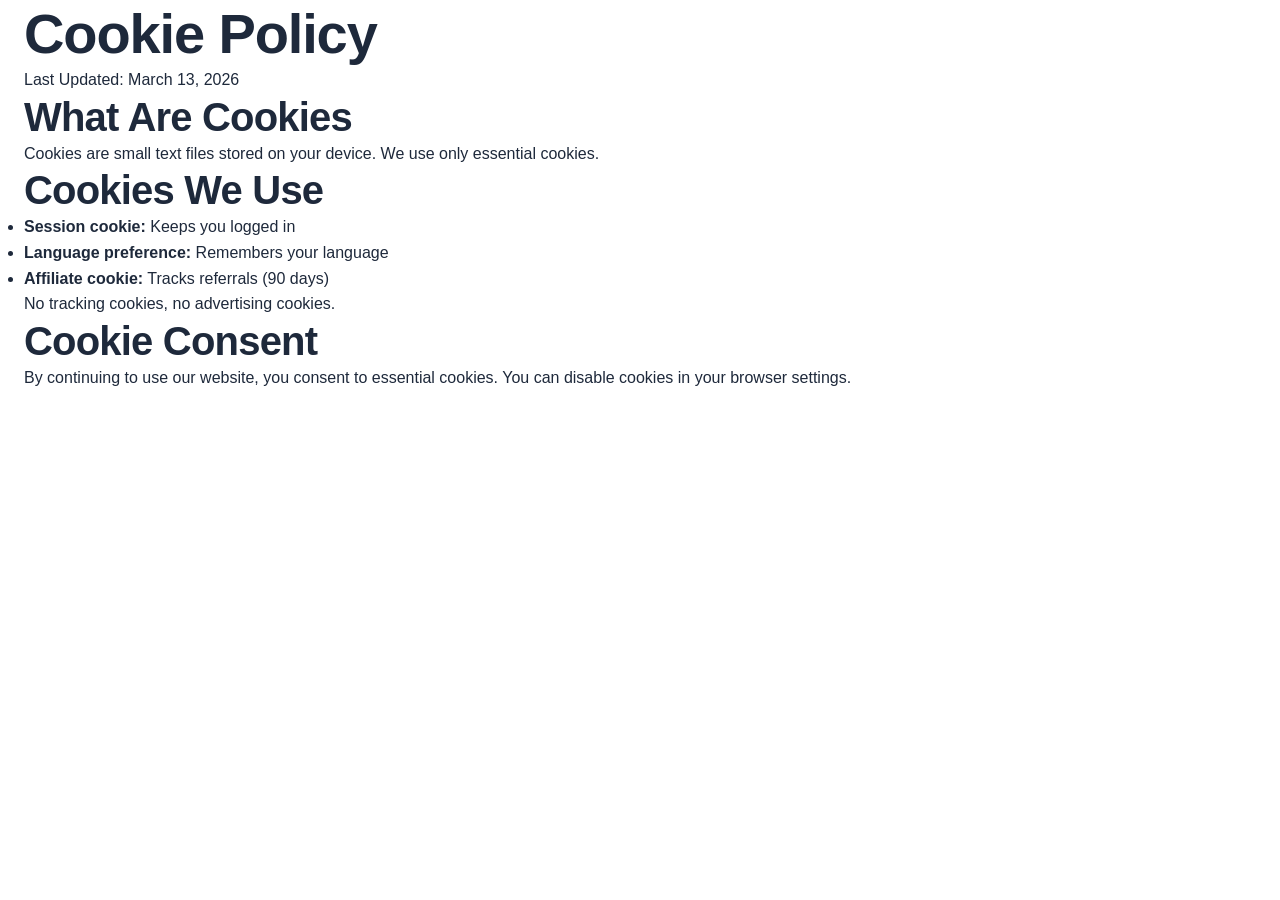
<file: ligal/cookies.html>
<!DOCTYPE html>
<html lang="en">
<head>
    <meta charset="UTF-8">
    <title>Cookie Policy - TrialsWiss</title>
    <meta name="robots" content="noindex, follow">
    <link rel="stylesheet" href="../style.css">
</head>
<body>
    <div class="container legal-page">
        <h1>Cookie Policy</h1>
        <p class="last-updated">Last Updated: March 13, 2026</p>
        
        <section>
            <h2>What Are Cookies</h2>
            <p>Cookies are small text files stored on your device. We use only essential cookies.</p>
        </section>
        
        <section>
            <h2>Cookies We Use</h2>
            <ul>
                <li><strong>Session cookie:</strong> Keeps you logged in</li>
                <li><strong>Language preference:</strong> Remembers your language</li>
                <li><strong>Affiliate cookie:</strong> Tracks referrals (90 days)</li>
            </ul>
            <p>No tracking cookies, no advertising cookies.</p>
        </section>
        
        <section>
            <h2>Cookie Consent</h2>
            <p>By continuing to use our website, you consent to essential cookies. You can disable cookies in your browser settings.</p>
        </section>
    </div>
</body>
</html>
</file>
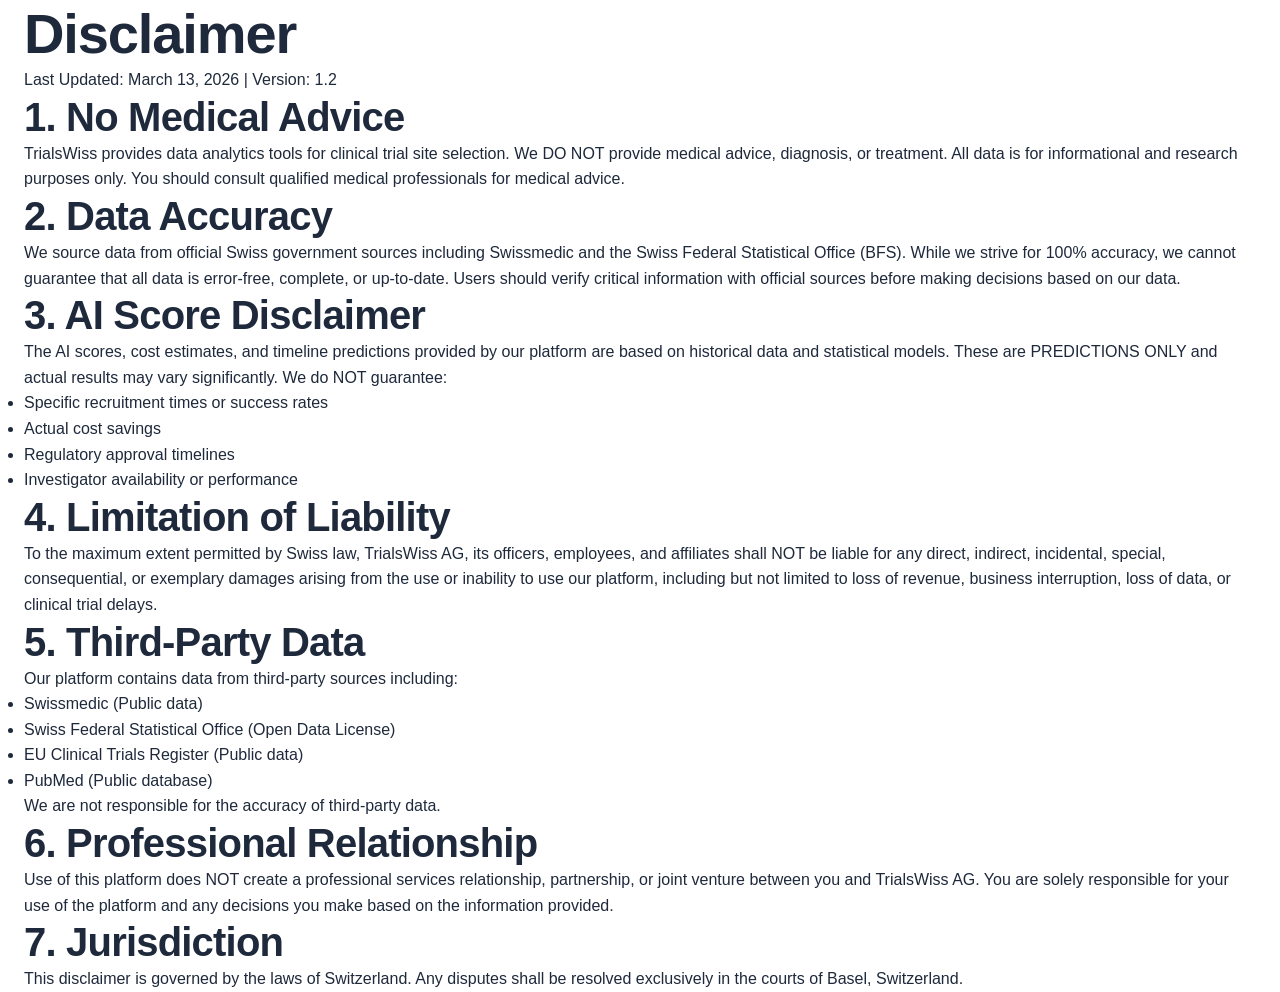
<file: ligal/disclaimer.html>
<!DOCTYPE html>
<html lang="en">
<head>
    <meta charset="UTF-8">
    <title>Disclaimer - TrialsWiss</title>
    <meta name="robots" content="noindex, follow">
    <link rel="stylesheet" href="../style.css">
</head>
<body>
    <div class="container legal-page">
        <h1>Disclaimer</h1>
        <p class="last-updated">Last Updated: March 13, 2026 | Version: 1.2</p>
        
        <section>
            <h2>1. No Medical Advice</h2>
            <p>TrialsWiss provides data analytics tools for clinical trial site selection. We DO NOT provide medical advice, diagnosis, or treatment. All data is for informational and research purposes only. You should consult qualified medical professionals for medical advice.</p>
        </section>
        
        <section>
            <h2>2. Data Accuracy</h2>
            <p>We source data from official Swiss government sources including Swissmedic and the Swiss Federal Statistical Office (BFS). While we strive for 100% accuracy, we cannot guarantee that all data is error-free, complete, or up-to-date. Users should verify critical information with official sources before making decisions based on our data.</p>
        </section>
        
        <section>
            <h2>3. AI Score Disclaimer</h2>
            <p>The AI scores, cost estimates, and timeline predictions provided by our platform are based on historical data and statistical models. These are PREDICTIONS ONLY and actual results may vary significantly. We do NOT guarantee:</p>
            <ul>
                <li>Specific recruitment times or success rates</li>
                <li>Actual cost savings</li>
                <li>Regulatory approval timelines</li>
                <li>Investigator availability or performance</li>
            </ul>
        </section>
        
        <section>
            <h2>4. Limitation of Liability</h2>
            <p>To the maximum extent permitted by Swiss law, TrialsWiss AG, its officers, employees, and affiliates shall NOT be liable for any direct, indirect, incidental, special, consequential, or exemplary damages arising from the use or inability to use our platform, including but not limited to loss of revenue, business interruption, loss of data, or clinical trial delays.</p>
        </section>
        
        <section>
            <h2>5. Third-Party Data</h2>
            <p>Our platform contains data from third-party sources including:</p>
            <ul>
                <li>Swissmedic (Public data)</li>
                <li>Swiss Federal Statistical Office (Open Data License)</li>
                <li>EU Clinical Trials Register (Public data)</li>
                <li>PubMed (Public database)</li>
            </ul>
            <p>We are not responsible for the accuracy of third-party data.</p>
        </section>
        
        <section>
            <h2>6. Professional Relationship</h2>
            <p>Use of this platform does NOT create a professional services relationship, partnership, or joint venture between you and TrialsWiss AG. You are solely responsible for your use of the platform and any decisions you make based on the information provided.</p>
        </section>
        
        <section>
            <h2>7. Jurisdiction</h2>
            <p>This disclaimer is governed by the laws of Switzerland. Any disputes shall be resolved exclusively in the courts of Basel, Switzerland.</p>
        </section>
    </div>
</body>
</html>
</file>
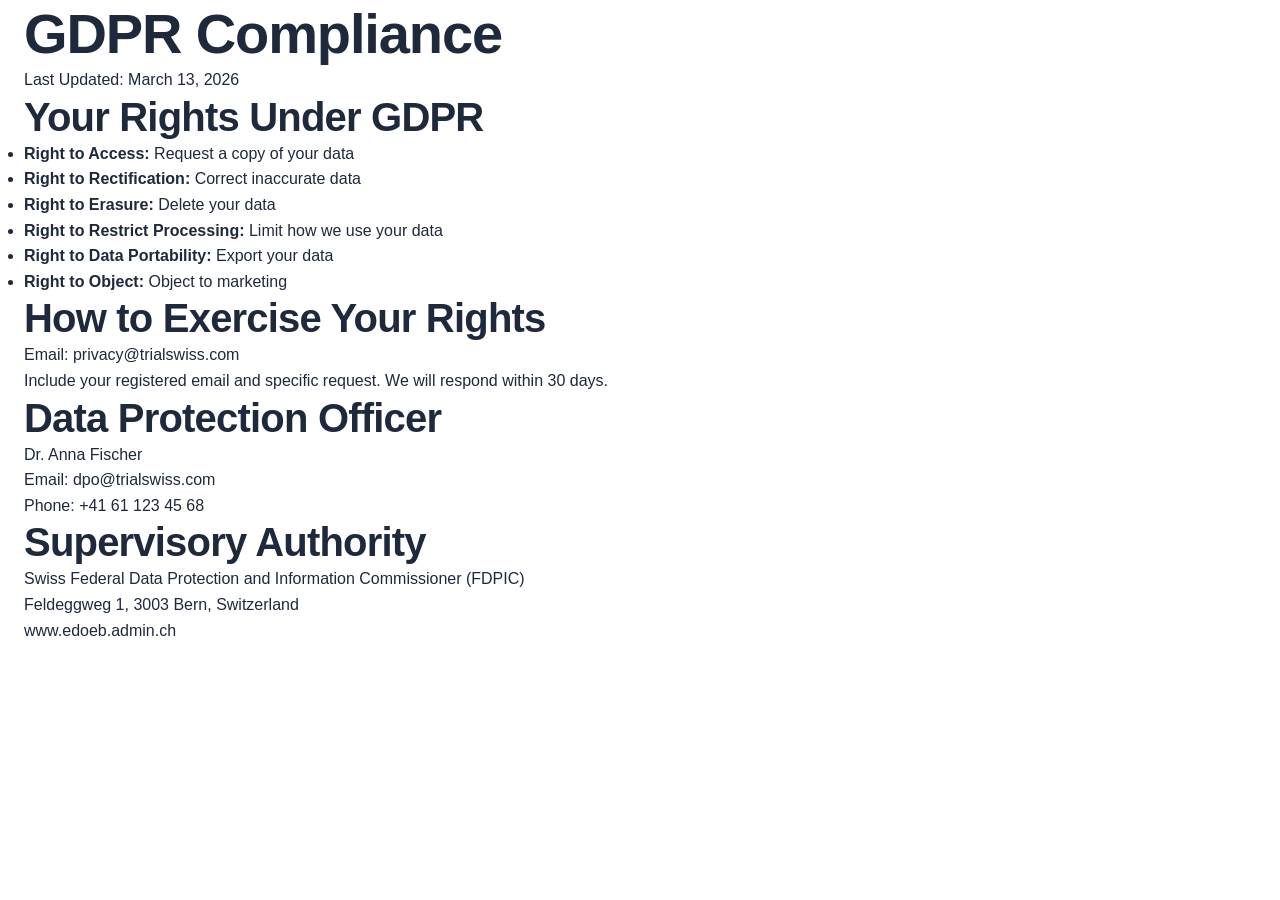
<file: ligal/gdpr.html>
<!DOCTYPE html>
<html lang="en">
<head>
    <meta charset="UTF-8">
    <title>GDPR Compliance - TrialsWiss</title>
    <meta name="robots" content="noindex, follow">
    <link rel="stylesheet" href="../style.css">
</head>
<body>
    <div class="container legal-page">
        <h1>GDPR Compliance</h1>
        <p class="last-updated">Last Updated: March 13, 2026</p>
        
        <section>
            <h2>Your Rights Under GDPR</h2>
            <ul>
                <li><strong>Right to Access:</strong> Request a copy of your data</li>
                <li><strong>Right to Rectification:</strong> Correct inaccurate data</li>
                <li><strong>Right to Erasure:</strong> Delete your data</li>
                <li><strong>Right to Restrict Processing:</strong> Limit how we use your data</li>
                <li><strong>Right to Data Portability:</strong> Export your data</li>
                <li><strong>Right to Object:</strong> Object to marketing</li>
            </ul>
        </section>
        
        <section>
            <h2>How to Exercise Your Rights</h2>
            <p>Email: privacy@trialswiss.com<br>
            Include your registered email and specific request. We will respond within 30 days.</p>
        </section>
        
        <section>
            <h2>Data Protection Officer</h2>
            <p>Dr. Anna Fischer<br>
            Email: dpo@trialswiss.com<br>
            Phone: +41 61 123 45 68</p>
        </section>
        
        <section>
            <h2>Supervisory Authority</h2>
            <p>Swiss Federal Data Protection and Information Commissioner (FDPIC)<br>
            Feldeggweg 1, 3003 Bern, Switzerland<br>
            www.edoeb.admin.ch</p>
        </section>
    </div>
</body>
                                     </html>
</file>
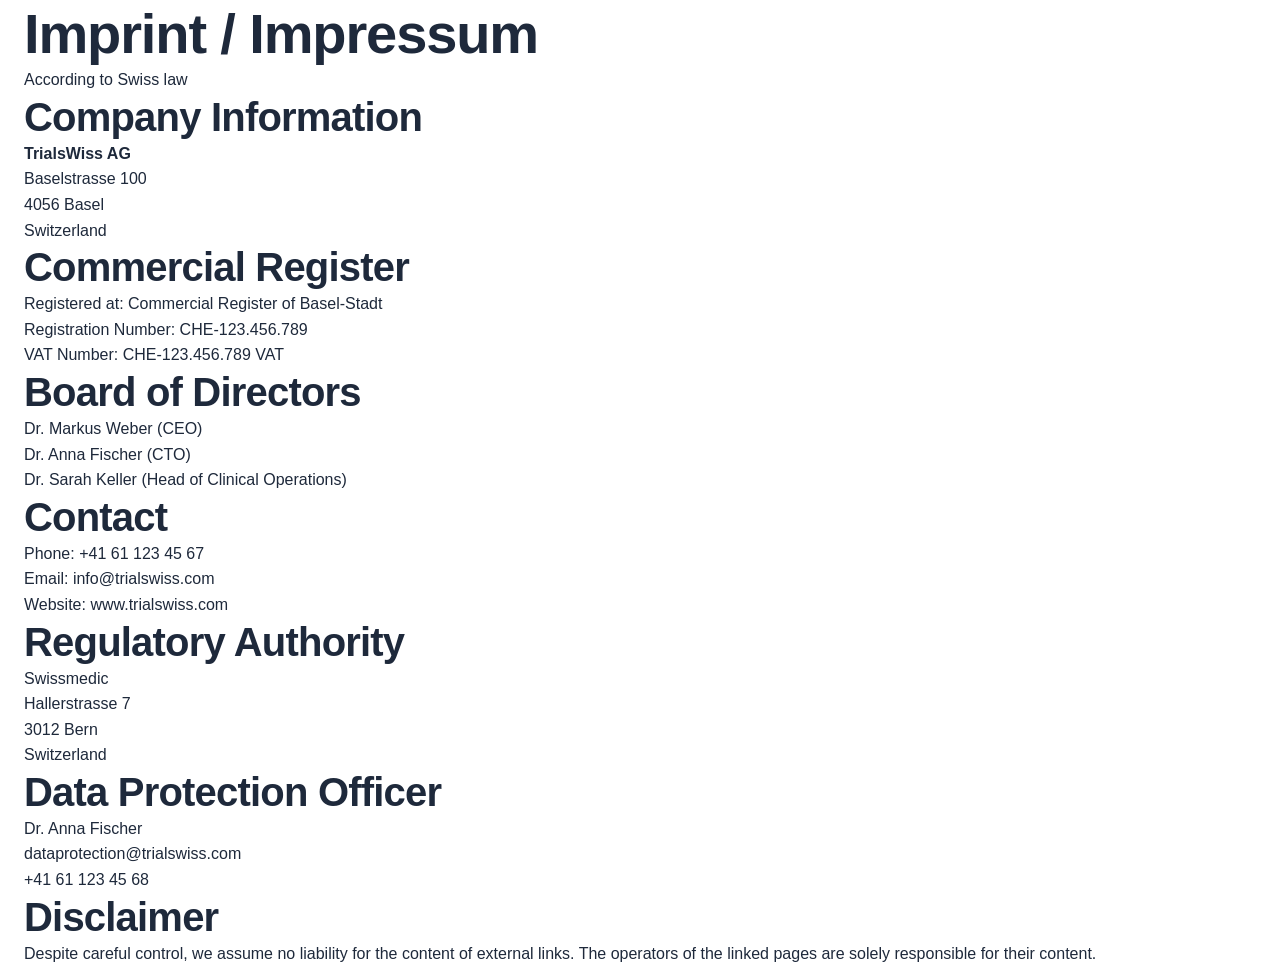
<file: ligal/imprint.html>
<!DOCTYPE html>
<html lang="en">
<head>
    <meta charset="UTF-8">
    <title>Imprint - TrialsWiss (Swiss Legal Requirement)</title>
    <meta name="robots" content="noindex, follow">
    <link rel="stylesheet" href="../style.css">
</head>
<body>
    <div class="container legal-page">
        <h1>Imprint / Impressum</h1>
        <p class="last-updated">According to Swiss law</p>
        
        <section>
            <h2>Company Information</h2>
            <p>
                <strong>TrialsWiss AG</strong><br>
                Baselstrasse 100<br>
                4056 Basel<br>
                Switzerland
            </p>
        </section>
        
        <section>
            <h2>Commercial Register</h2>
            <p>
                Registered at: Commercial Register of Basel-Stadt<br>
                Registration Number: CHE-123.456.789<br>
                VAT Number: CHE-123.456.789 VAT
            </p>
        </section>
        
        <section>
            <h2>Board of Directors</h2>
            <p>
                Dr. Markus Weber (CEO)<br>
                Dr. Anna Fischer (CTO)<br>
                Dr. Sarah Keller (Head of Clinical Operations)
            </p>
        </section>
        
        <section>
            <h2>Contact</h2>
            <p>
                Phone: +41 61 123 45 67<br>
                Email: info@trialswiss.com<br>
                Website: www.trialswiss.com
            </p>
        </section>
        
        <section>
            <h2>Regulatory Authority</h2>
            <p>
                Swissmedic<br>
                Hallerstrasse 7<br>
                3012 Bern<br>
                Switzerland
            </p>
        </section>
        
        <section>
            <h2>Data Protection Officer</h2>
            <p>
                Dr. Anna Fischer<br>
                dataprotection@trialswiss.com<br>
                +41 61 123 45 68
            </p>
        </section>
        
        <section>
            <h2>Disclaimer</h2>
            <p>Despite careful control, we assume no liability for the content of external links. The operators of the linked pages are solely responsible for their content.</p>
        </section>
    </div>
</body>
</html>
</file>
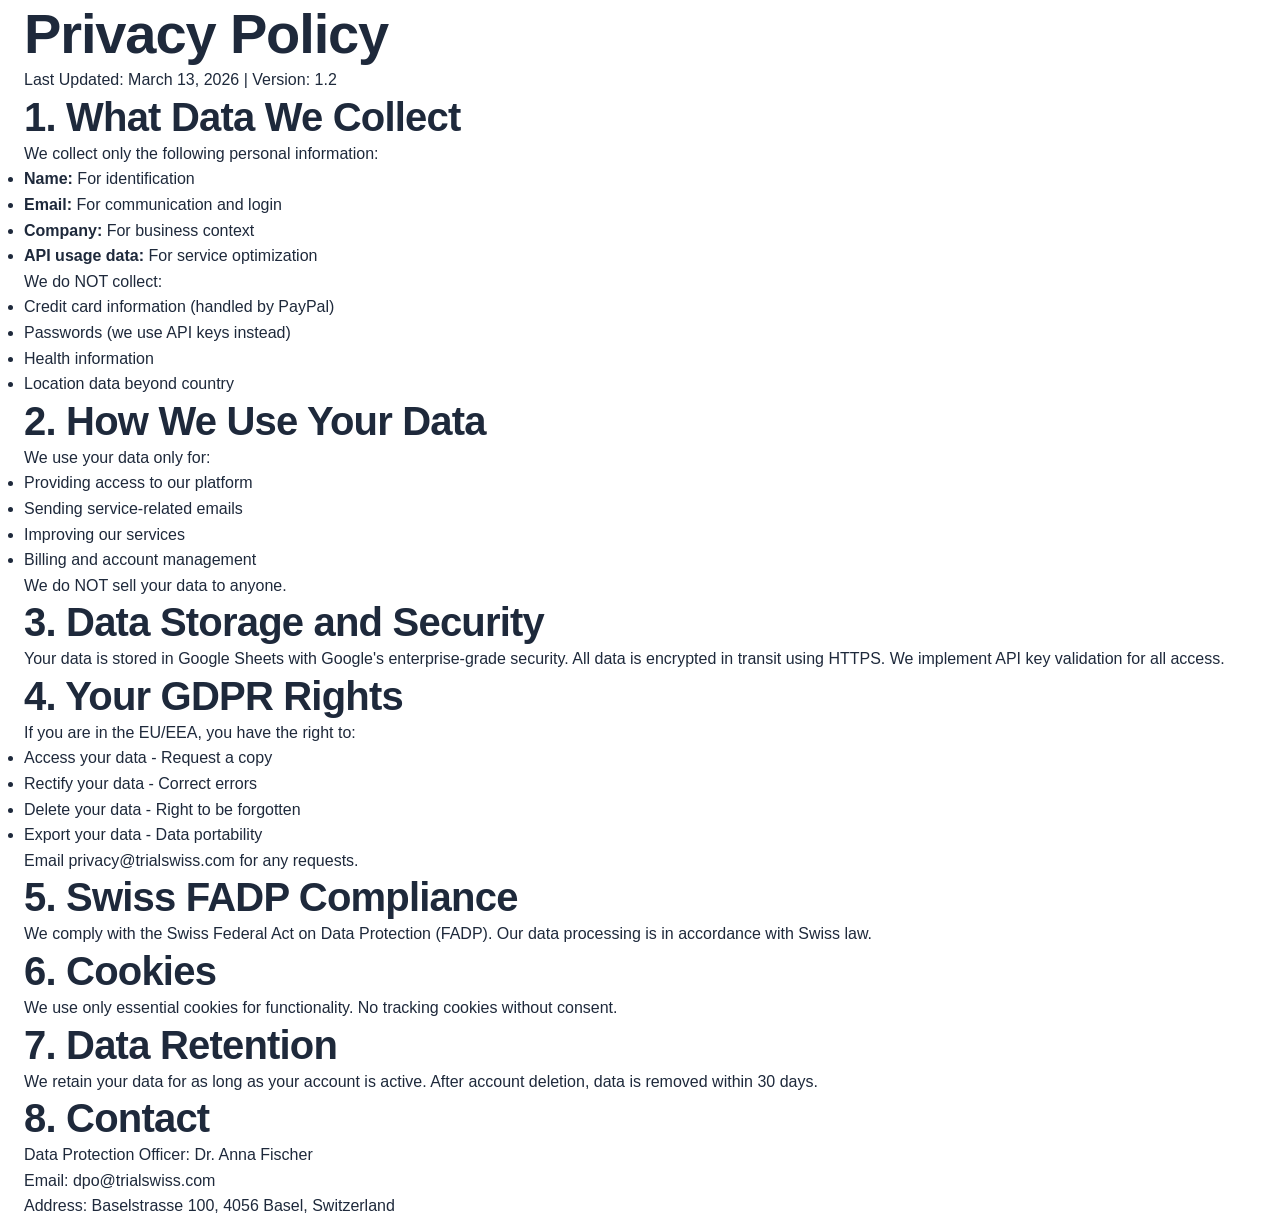
<file: ligal/privacy.html>
<!DOCTYPE html>
<html lang="en">
<head>
    <meta charset="UTF-8">
    <title>Privacy Policy - TrialsWiss</title>
    <meta name="robots" content="noindex, follow">
    <link rel="stylesheet" href="../style.css">
</head>
<body>
    <div class="container legal-page">
        <h1>Privacy Policy</h1>
        <p class="last-updated">Last Updated: March 13, 2026 | Version: 1.2</p>
        
        <section>
            <h2>1. What Data We Collect</h2>
            <p>We collect only the following personal information:</p>
            <ul>
                <li><strong>Name:</strong> For identification</li>
                <li><strong>Email:</strong> For communication and login</li>
                <li><strong>Company:</strong> For business context</li>
                <li><strong>API usage data:</strong> For service optimization</li>
            </ul>
            <p>We do NOT collect:</p>
            <ul>
                <li>Credit card information (handled by PayPal)</li>
                <li>Passwords (we use API keys instead)</li>
                <li>Health information</li>
                <li>Location data beyond country</li>
            </ul>
        </section>
        
        <section>
            <h2>2. How We Use Your Data</h2>
            <p>We use your data only for:</p>
            <ul>
                <li>Providing access to our platform</li>
                <li>Sending service-related emails</li>
                <li>Improving our services</li>
                <li>Billing and account management</li>
            </ul>
            <p>We do NOT sell your data to anyone.</p>
        </section>
        
        <section>
            <h2>3. Data Storage and Security</h2>
            <p>Your data is stored in Google Sheets with Google's enterprise-grade security. All data is encrypted in transit using HTTPS. We implement API key validation for all access.</p>
        </section>
        
        <section>
            <h2>4. Your GDPR Rights</h2>
            <p>If you are in the EU/EEA, you have the right to:</p>
            <ul>
                <li>Access your data - Request a copy</li>
                <li>Rectify your data - Correct errors</li>
                <li>Delete your data - Right to be forgotten</li>
                <li>Export your data - Data portability</li>
            </ul>
            <p>Email privacy@trialswiss.com for any requests.</p>
        </section>
        
        <section>
            <h2>5. Swiss FADP Compliance</h2>
            <p>We comply with the Swiss Federal Act on Data Protection (FADP). Our data processing is in accordance with Swiss law.</p>
        </section>
        
        <section>
            <h2>6. Cookies</h2>
            <p>We use only essential cookies for functionality. No tracking cookies without consent.</p>
        </section>
        
        <section>
            <h2>7. Data Retention</h2>
            <p>We retain your data for as long as your account is active. After account deletion, data is removed within 30 days.</p>
        </section>
        
        <section>
            <h2>8. Contact</h2>
            <p>Data Protection Officer: Dr. Anna Fischer<br>
            Email: dpo@trialswiss.com<br>
            Address: Baselstrasse 100, 4056 Basel, Switzerland</p>
        </section>
    </div>
</body>
</html>
</file>
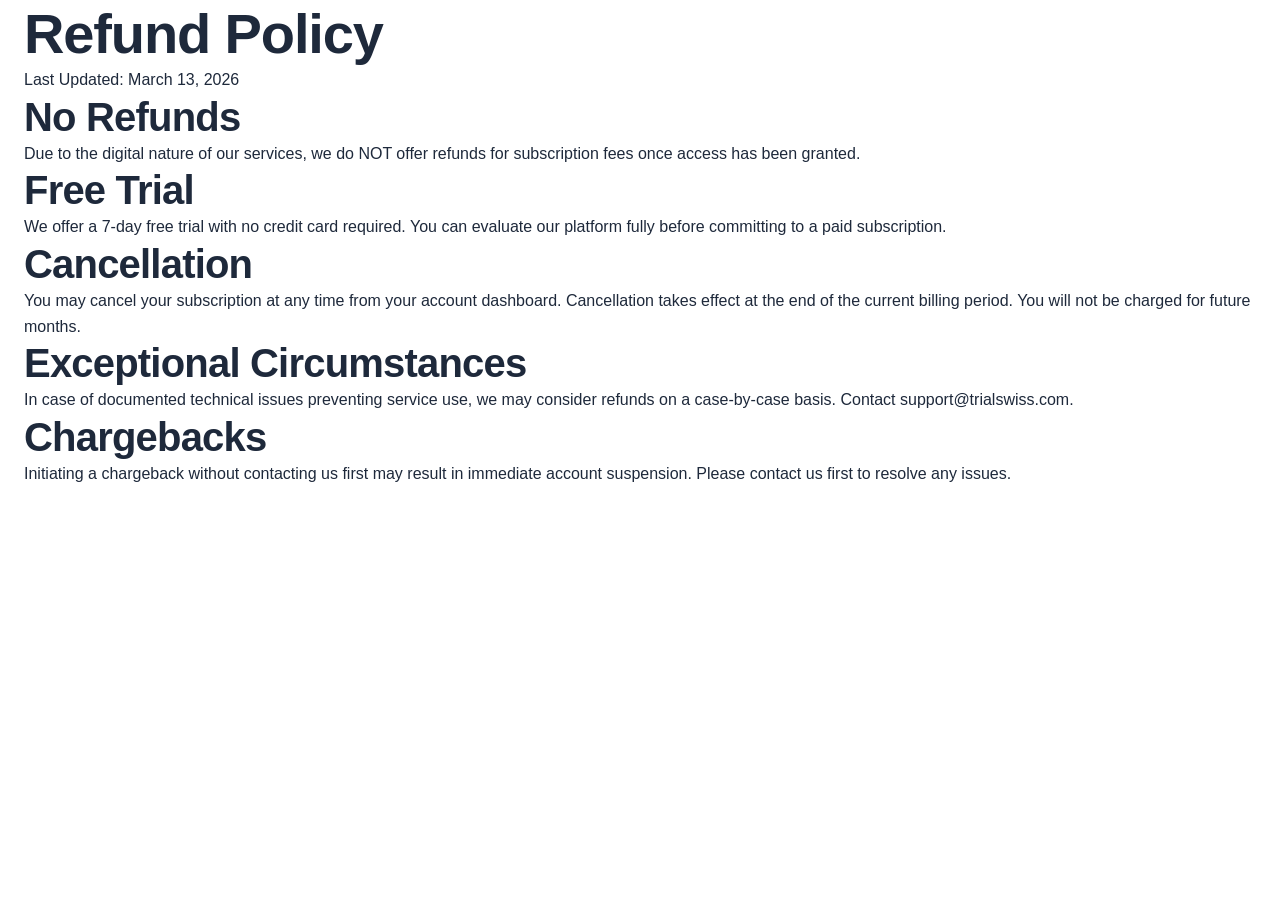
<file: ligal/refund.html>
<!DOCTYPE html>
<html lang="en">
<head>
    <meta charset="UTF-8">
    <title>Refund Policy - TrialsWiss</title>
    <meta name="robots" content="noindex, follow">
    <link rel="stylesheet" href="../style.css">
</head>
<body>
    <div class="container legal-page">
        <h1>Refund Policy</h1>
        <p class="last-updated">Last Updated: March 13, 2026</p>
        
        <section>
            <h2>No Refunds</h2>
            <p>Due to the digital nature of our services, we do NOT offer refunds for subscription fees once access has been granted.</p>
        </section>
        
        <section>
            <h2>Free Trial</h2>
            <p>We offer a 7-day free trial with no credit card required. You can evaluate our platform fully before committing to a paid subscription.</p>
        </section>
        
        <section>
            <h2>Cancellation</h2>
            <p>You may cancel your subscription at any time from your account dashboard. Cancellation takes effect at the end of the current billing period. You will not be charged for future months.</p>
        </section>
        
        <section>
            <h2>Exceptional Circumstances</h2>
            <p>In case of documented technical issues preventing service use, we may consider refunds on a case-by-case basis. Contact support@trialswiss.com.</p>
        </section>
        
        <section>
            <h2>Chargebacks</h2>
            <p>Initiating a chargeback without contacting us first may result in immediate account suspension. Please contact us first to resolve any issues.</p>
        </section>
    </div>
</body>
</html>
</file>
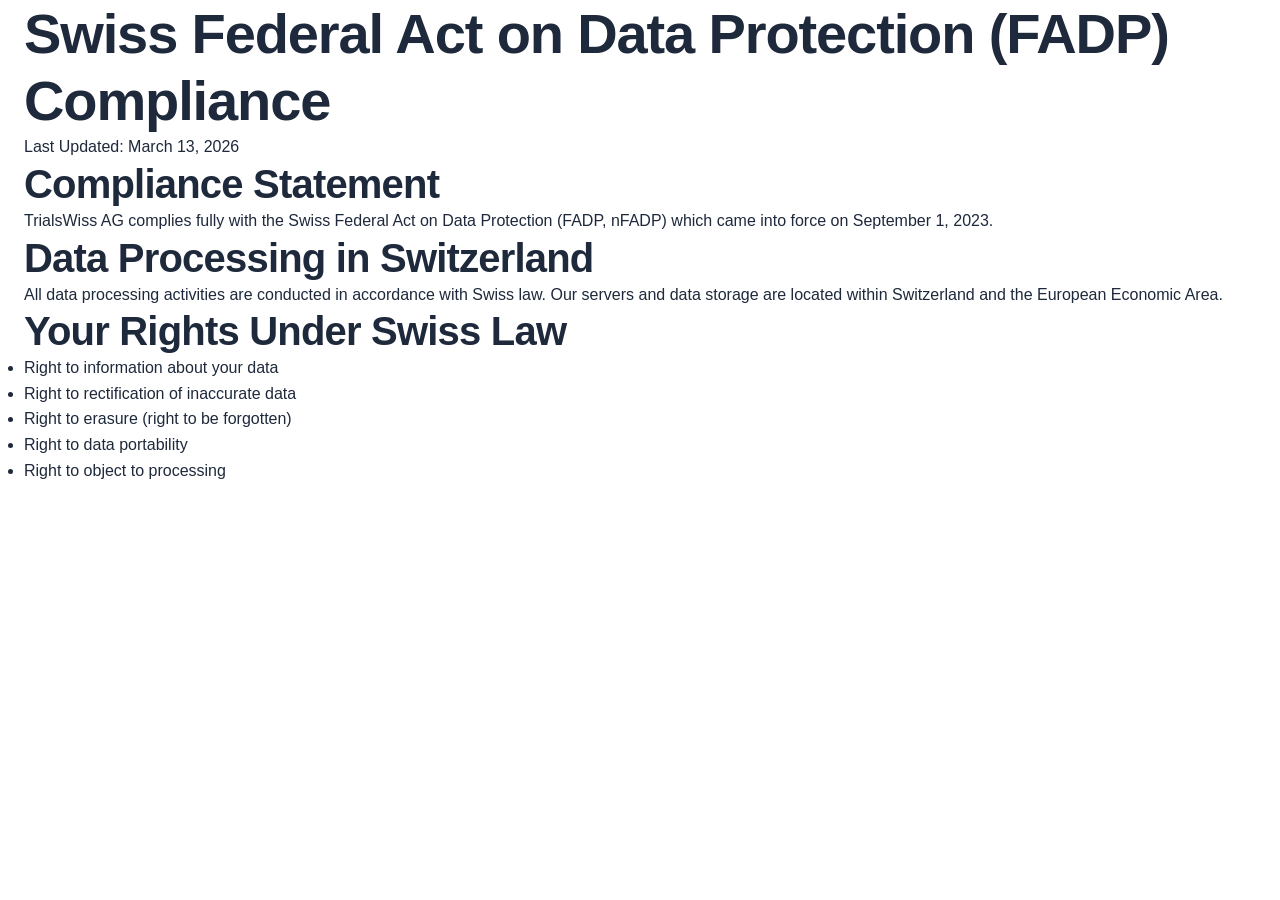
<file: ligal/swiss-fadp.html>
<!DOCTYPE html>
<html lang="en">
<head>
    <meta charset="UTF-8">
    <title>Swiss FADP Compliance - TrialsWiss</title>
    <meta name="robots" content="noindex, follow">
    <link rel="stylesheet" href="../style.css">
</head>
<body>
    <div class="container legal-page">
        <h1>Swiss Federal Act on Data Protection (FADP) Compliance</h1>
        <p class="last-updated">Last Updated: March 13, 2026</p>
        
        <section>
            <h2>Compliance Statement</h2>
            <p>TrialsWiss AG complies fully with the Swiss Federal Act on Data Protection (FADP, nFADP) which came into force on September 1, 2023.</p>
        </section>
        
        <section>
            <h2>Data Processing in Switzerland</h2>
            <p>All data processing activities are conducted in accordance with Swiss law. Our servers and data storage are located within Switzerland and the European Economic Area.</p>
        </section>
        
        <section>
            <h2>Your Rights Under Swiss Law</h2>
            <ul>
                <li>Right to information about your data</li>
                <li>Right to rectification of inaccurate data</li>
                <li>Right to erasure (right to be forgotten)</li>
                <li>Right to data portability</li>
                <li>Right to object to processing</li>
            </ul>
        </section>
    </div>
</body>
</html>
</file>
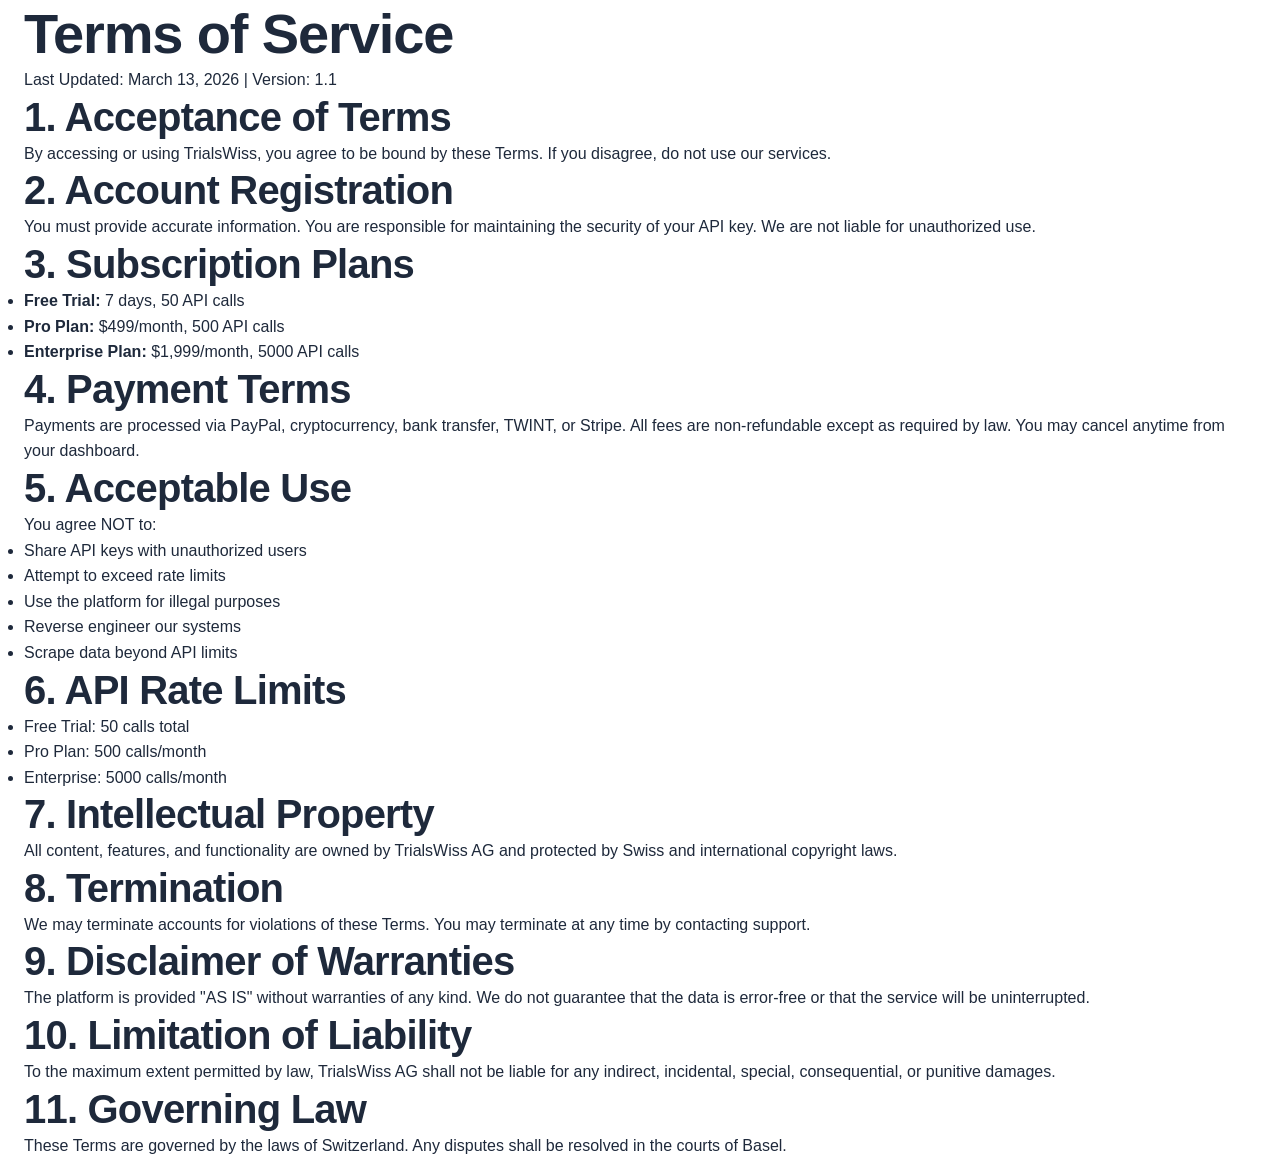
<file: ligal/terms.html>
<!DOCTYPE html>
<html lang="en">
<head>
    <meta charset="UTF-8">
    <title>Terms of Service - TrialsWiss</title>
    <meta name="robots" content="noindex, follow">
    <link rel="stylesheet" href="../style.css">
</head>
<body>
    <div class="container legal-page">
        <h1>Terms of Service</h1>
        <p class="last-updated">Last Updated: March 13, 2026 | Version: 1.1</p>
        
        <section>
            <h2>1. Acceptance of Terms</h2>
            <p>By accessing or using TrialsWiss, you agree to be bound by these Terms. If you disagree, do not use our services.</p>
        </section>
        
        <section>
            <h2>2. Account Registration</h2>
            <p>You must provide accurate information. You are responsible for maintaining the security of your API key. We are not liable for unauthorized use.</p>
        </section>
        
        <section>
            <h2>3. Subscription Plans</h2>
            <ul>
                <li><strong>Free Trial:</strong> 7 days, 50 API calls</li>
                <li><strong>Pro Plan:</strong> $499/month, 500 API calls</li>
                <li><strong>Enterprise Plan:</strong> $1,999/month, 5000 API calls</li>
            </ul>
        </section>
        
        <section>
            <h2>4. Payment Terms</h2>
            <p>Payments are processed via PayPal, cryptocurrency, bank transfer, TWINT, or Stripe. All fees are non-refundable except as required by law. You may cancel anytime from your dashboard.</p>
        </section>
        
        <section>
            <h2>5. Acceptable Use</h2>
            <p>You agree NOT to:</p>
            <ul>
                <li>Share API keys with unauthorized users</li>
                <li>Attempt to exceed rate limits</li>
                <li>Use the platform for illegal purposes</li>
                <li>Reverse engineer our systems</li>
                <li>Scrape data beyond API limits</li>
            </ul>
        </section>
        
        <section>
            <h2>6. API Rate Limits</h2>
            <ul>
                <li>Free Trial: 50 calls total</li>
                <li>Pro Plan: 500 calls/month</li>
                <li>Enterprise: 5000 calls/month</li>
            </ul>
        </section>
        
        <section>
            <h2>7. Intellectual Property</h2>
            <p>All content, features, and functionality are owned by TrialsWiss AG and protected by Swiss and international copyright laws.</p>
        </section>
        
        <section>
            <h2>8. Termination</h2>
            <p>We may terminate accounts for violations of these Terms. You may terminate at any time by contacting support.</p>
        </section>
        
        <section>
            <h2>9. Disclaimer of Warranties</h2>
            <p>The platform is provided "AS IS" without warranties of any kind. We do not guarantee that the data is error-free or that the service will be uninterrupted.</p>
        </section>
        
        <section>
            <h2>10. Limitation of Liability</h2>
            <p>To the maximum extent permitted by law, TrialsWiss AG shall not be liable for any indirect, incidental, special, consequential, or punitive damages.</p>
        </section>
        
        <section>
            <h2>11. Governing Law</h2>
            <p>These Terms are governed by the laws of Switzerland. Any disputes shall be resolved in the courts of Basel.</p>
        </section>
    </div>
</body>
</html>
</file>
<file: style.css>
/* ===== TrialsWiss - Modern Trusted CSS ===== */
/* Version: 1.0.0 */
/* Path: css/style.css */

* {
    margin: 0;
    padding: 0;
    box-sizing: border-box;
}

:root {
    /* Primary Colors - Trust & Professionalism */
    --primary: #1a4d8c;        /* Deep Trust Blue */
    --primary-dark: #0e3a6b;    /* Darker Blue for hover */
    --primary-light: #e8f0fe;   /* Light Blue for backgrounds */
    
    /* Secondary Colors - Success & Growth */
    --secondary: #00a67e;       /* Professional Green */
    --secondary-dark: #008c68;   /* Darker Green */
    
    /* Accent Colors */
    --accent: #f5b042;          /* Gold for highlights */
    
    /* Neutral Colors */
    --dark: #1e293b;            /* Dark text */
    --gray-600: #475569;         /* Medium text */
    --gray-400: #94a3b8;         /* Light text */
    --gray-200: #e2e8f0;         /* Borders */
    --gray-100: #f1f5f9;         /* Backgrounds */
    --white: #ffffff;
    
    /* Shadows - Depth & Elevation */
    --shadow-sm: 0 2px 4px rgba(0,0,0,0.05);
    --shadow-md: 0 4px 6px rgba(0,0,0,0.07);
    --shadow-lg: 0 10px 15px rgba(0,0,0,0.1);
    --shadow-xl: 0 20px 25px rgba(0,0,0,0.15);
    
    /* Border Radius */
    --border-radius-sm: 4px;
    --border-radius-md: 8px;
    --border-radius-lg: 12px;
    --border-radius-xl: 20px;
    --border-radius-full: 9999px;
    
    /* Transitions */
    --transition-fast: all 0.2s ease;
    --transition-normal: all 0.3s ease;
    --transition-slow: all 0.5s ease;
}

/* ===== BASE STYLES ===== */
body {
    font-family: 'Inter', -apple-system, BlinkMacSystemFont, 'Segoe UI', Roboto, sans-serif;
    color: var(--dark);
    line-height: 1.6;
    background-color: var(--white);
    -webkit-font-smoothing: antialiased;
    -moz-osx-font-smoothing: grayscale;
}

.container {
    max-width: 1280px;
    margin: 0 auto;
    padding: 0 24px;
}

/* ===== TYPOGRAPHY ===== */
h1, h2, h3, h4 {
    font-weight: 700;
    line-height: 1.2;
    letter-spacing: -0.02em;
}

h1 { font-size: 3.5rem; }
h2 { font-size: 2.5rem; }
h3 { font-size: 1.5rem; }
h4 { font-size: 1.25rem; }

.section-title {
    font-size: 2.5rem;
    margin-bottom: 1rem;
    text-align: center;
    color: var(--primary);
}

.section-subtitle {
    font-size: 1.125rem;
    color: var(--gray-600);
    text-align: center;
    max-width: 700px;
    margin: 0 auto 3rem;
}

/* ===== BUTTONS ===== */
.btn {
    display: inline-block;
    padding: 0.75rem 1.5rem;
    border-radius: var(--border-radius-full);
    font-weight: 600;
    text-decoration: none;
    transition: var(--transition-normal);
    cursor: pointer;
    border: none;
    font-size: 1rem;
    text-align: center;
}

.btn-primary {
    background: var(--primary);
    color: var(--white);
    box-shadow: var(--shadow-md);
}

.btn-primary:hover {
    background: var(--primary-dark);
    transform: translateY(-2px);
    box-shadow: var(--shadow-lg);
}

.btn-secondary {
    background: var(--white);
    color: var(--primary);
    border: 2px solid var(--primary);
}

.btn-secondary:hover {
    background: var(--primary-light);
    transform: translateY(-2px);
}

.btn-large {
    padding: 1rem 2rem;
    font-size: 1.125rem;
}

/* ===== HEADER ===== */
.site-header {
    background: rgba(255, 255, 255, 0.95);
    backdrop-filter: blur(10px);
    -webkit-backdrop-filter: blur(10px);
    box-shadow: var(--shadow-sm);
    position: sticky;
    top: 0;
    z-index: 1000;
    border-bottom: 1px solid var(--gray-200);
}

.header-container {
    display: flex;
    align-items: center;
    justify-content: space-between;
    height: 80px;
}

.logo {
    display: flex;
    align-items: center;
    gap: 10px;
    font-size: 1.5rem;
    font-weight: 700;
    color: var(--primary);
}

.logo i {
    font-size: 1.8rem;
    color: var(--secondary);
}

.ai-badge {
    background: var(--secondary);
    color: var(--white);
    font-size: 0.7rem;
    padding: 2px 8px;
    border-radius: var(--border-radius-full);
    margin-left: 5px;
    font-weight: 600;
    letter-spacing: 0.5px;
}

/* Navigation */
.main-navigation ul {
    display: flex;
    list-style: none;
    gap: 2rem;
}

.main-navigation a {
    text-decoration: none;
    color: var(--dark);
    font-weight: 500;
    transition: var(--transition-fast);
    font-size: 0.95rem;
}

.main-navigation a:hover {
    color: var(--primary);
}

/* Dropdown */
.dropdown {
    position: relative;
}

.dropdown-menu {
    position: absolute;
    top: 100%;
    left: 0;
    background: var(--white);
    box-shadow: var(--shadow-lg);
    border-radius: var(--border-radius-md);
    padding: 0.5rem 0;
    min-width: 240px;
    display: none;
    z-index: 100;
    border: 1px solid var(--gray-200);
}

.dropdown:hover .dropdown-menu {
    display: block;
    animation: fadeIn 0.2s ease;
}

@keyframes fadeIn {
    from { opacity: 0; transform: translateY(-10px); }
    to { opacity: 1; transform: translateY(0); }
}

.dropdown-menu a {
    display: flex;
    align-items: center;
    gap: 10px;
    padding: 0.75rem 1rem;
    color: var(--dark);
    font-size: 0.9rem;
}

.dropdown-menu a:hover {
    background: var(--gray-100);
    color: var(--primary);
}

.dropdown-menu i {
    width: 20px;
    color: var(--primary);
}

/* Header Actions */
.header-actions {
    display: flex;
    align-items: center;
    gap: 1rem;
}

/* Language Selector */
.language-selector {
    position: relative;
}

.lang-btn {
    background: none;
    border: 1px solid var(--gray-200);
    padding: 0.5rem 1rem;
    border-radius: var(--border-radius-full);
    cursor: pointer;
    display: flex;
    align-items: center;
    gap: 5px;
    font-size: 0.9rem;
    transition: var(--transition-fast);
}

.lang-btn:hover {
    background: var(--gray-100);
}

.lang-dropdown {
    position: absolute;
    top: 100%;
    right: 0;
    background: var(--white);
    box-shadow: var(--shadow-lg);
    border-radius: var(--border-radius-md);
    padding: 0.5rem 0;
    min-width: 180px;
    display: none;
    z-index: 100;
    border: 1px solid var(--gray-200);
}

.language-selector:hover .lang-dropdown {
    display: block;
}

.lang-dropdown a {
    display: block;
    padding: 0.5rem 1rem;
    text-decoration: none;
    color: var(--dark);
    font-size: 0.9rem;
}

.lang-dropdown a:hover {
    background: var(--gray-100);
    color: var(--primary);
}

/* Login Button */
.btn-login {
    font-weight: 500;
    padding: 0.5rem 1rem;
    border-radius: var(--border-radius-full);
    border: 1px solid var(--gray-200);
    text-decoration: none;
    color: var(--dark);
    transition: var(--transition-fast);
}

.btn-login:hover {
    background: var(--gray-100);
}

.mobile-menu-toggle {
    display: none;
    background: none;
    border: none;
    font-size: 1.5rem;
    cursor: pointer;
    color: var(--primary);
}

/* ===== HERO SECTION ===== */
.hero {
    padding: 5rem 0;
    background: linear-gradient(135deg, var(--white) 0%, var(--primary-light) 100%);
    position: relative;
    overflow: hidden;
}

.hero::before {
    content: '';
    position: absolute;
    top: -50%;
    right: -50%;
    width: 100%;
    height: 100%;
    background: radial-gradient(circle, rgba(26,77,140,0.03) 0%, transparent 70%);
    pointer-events: none;
}

.hero-container {
    display: flex;
    align-items: center;
    gap: 4rem;
    position: relative;
    z-index: 1;
}

.hero-content {
    flex: 1;
}

.hero-subtitle {
    display: inline-block;
    background: var(--primary-light);
    color: var(--primary);
    padding: 0.5rem 1rem;
    border-radius: var(--border-radius-full);
    font-weight: 600;
    font-size: 0.875rem;
    margin-bottom: 1.5rem;
    border: 1px solid rgba(26,77,140,0.1);
}

.hero-title {
    font-size: 3.5rem;
    font-weight: 800;
    line-height: 1.2;
    margin-bottom: 1.5rem;
    color: var(--dark);
}

.hero-title-highlight {
    display: block;
    font-size: 2rem;
    color: var(--secondary);
    margin-top: 0.5rem;
}

.hero-description {
    font-size: 1.125rem;
    color: var(--gray-600);
    max-width: 600px;
    margin-bottom: 2rem;
}

.hero-cta {
    display: flex;
    gap: 1rem;
    margin-bottom: 3rem;
}

.hero-stats {
    display: flex;
    gap: 3rem;
}

.stat-item {
    text-align: left;
}

.stat-number {
    display: block;
    font-size: 2rem;
    font-weight: 700;
    color: var(--primary);
    line-height: 1.2;
}

.stat-label {
    color: var(--gray-600);
    font-size: 0.875rem;
    text-transform: uppercase;
    letter-spacing: 0.5px;
}

.hero-image {
    flex: 1;
    position: relative;
}

.hero-image img {
    width: 100%;
    border-radius: var(--border-radius-lg);
    box-shadow: var(--shadow-xl);
    border: 1px solid rgba(255,255,255,0.1);
}

.trust-badge {
    position: absolute;
    bottom: -20px;
    right: -20px;
    background: var(--white);
    padding: 1rem;
    border-radius: 50%;
    box-shadow: var(--shadow-lg);
    border: 3px solid var(--secondary);
}

.trust-badge img {
    width: 60px;
    height: 60px;
    border-radius: 50%;
}

/* ===== TRUST SECTION ===== */
.trust-section {
    padding: 5rem 0;
    background: var(--white);
}

.client-logos {
    display: flex;
    justify-content: center;
    align-items: center;
    flex-wrap: wrap;
    gap: 3rem;
    margin: 3rem 0;
    padding: 2rem 0;
    border-top: 1px solid var(--gray-200);
    border-bottom: 1px solid var(--gray-200);
}

.logo-item img {
    height: 40px;
    opacity: 0.7;
    transition: var(--transition-normal);
    filter: grayscale(0.5);
}

.logo-item img:hover {
    opacity: 1;
    filter: grayscale(0);
    transform: scale(1.05);
}

/* Testimonials Slider */
.testimonials-slider {
    max-width: 800px;
    margin: 3rem auto;
    position: relative;
    min-height: 250px;
}

.testimonial {
    text-align: center;
    padding: 2rem;
    background: var(--gray-100);
    border-radius: var(--border-radius-lg);
    display: none;
    border: 1px solid var(--gray-200);
    box-shadow: var(--shadow-md);
}

.testimonial.active {
    display: block;
    animation: fadeIn 0.5s ease;
}

.testimonial-rating {
    color: #f5b042;
    font-size: 1.5rem;
    margin-bottom: 1rem;
    letter-spacing: 2px;
}

.testimonial-text {
    font-size: 1.25rem;
    font-style: italic;
    margin-bottom: 2rem;
    color: var(--dark);
    line-height: 1.8;
}

.testimonial-author {
    display: flex;
    align-items: center;
    justify-content: center;
    gap: 1rem;
}

.testimonial-author img {
    width: 60px;
    height: 60px;
    border-radius: 50%;
    object-fit: cover;
    border: 3px solid var(--secondary);
}

.testimonial-author strong {
    display: block;
    font-size: 1.125rem;
    color: var(--dark);
}

.testimonial-author span {
    color: var(--gray-600);
    font-size: 0.875rem;
}

.customer-since {
    display: block;
    margin-top: 0.25rem;
    color: var(--gray-400);
    font-size: 0.75rem;
}

/* Certification Badges */
.certification-badges {
    display: flex;
    justify-content: center;
    gap: 2rem;
    margin: 3rem 0;
    flex-wrap: wrap;
}

.badge {
    display: flex;
    align-items: center;
    gap: 0.5rem;
    background: var(--gray-100);
    padding: 0.75rem 1.25rem;
    border-radius: var(--border-radius-full);
    font-size: 0.9rem;
    font-weight: 500;
    border: 1px solid var(--gray-200);
    transition: var(--transition-fast);
}

.badge:hover {
    transform: translateY(-2px);
    box-shadow: var(--shadow-md);
    background: var(--white);
}

.badge i {
    color: var(--primary);
    font-size: 1rem;
}

/* Social Proof Numbers */
.social-proof-numbers {
    display: flex;
    justify-content: center;
    gap: 3rem;
    text-align: center;
    flex-wrap: wrap;
    margin-top: 2rem;
}

.proof-item {
    padding: 1.5rem;
    background: var(--white);
    border-radius: var(--border-radius-lg);
    box-shadow: var(--shadow-sm);
    min-width: 150px;
}

.proof-number {
    display: block;
    font-size: 2rem;
    font-weight: 700;
    color: var(--secondary);
    line-height: 1.2;
}

.proof-label {
    color: var(--gray-600);
    font-size: 0.875rem;
}

/* ===== FEATURES SECTION ===== */
.features-section {
    padding: 5rem 0;
    background: var(--gray-100);
}

.features-grid {
    display: grid;
    grid-template-columns: repeat(3, 1fr);
    gap: 2rem;
}

.feature-card {
    background: var(--white);
    padding: 2rem;
    border-radius: var(--border-radius-lg);
    box-shadow: var(--shadow-md);
    transition: var(--transition-normal);
    border: 1px solid var(--gray-200);
    position: relative;
    overflow: hidden;
}

.feature-card::before {
    content: '';
    position: absolute;
    top: 0;
    left: 0;
    right: 0;
    height: 4px;
    background: linear-gradient(90deg, var(--primary), var(--secondary));
    transform: scaleX(0);
    transition: var(--transition-normal);
}

.feature-card:hover {
    transform: translateY(-5px);
    box-shadow: var(--shadow-xl);
}

.feature-card:hover::before {
    transform: scaleX(1);
}

.feature-icon {
    font-size: 2.5rem;
    color: var(--primary);
    margin-bottom: 1.5rem;
}

.feature-card h3 {
    font-size: 1.25rem;
    margin-bottom: 1rem;
    color: var(--dark);
}

.feature-card p {
    color: var(--gray-600);
    margin-bottom: 1.5rem;
    font-size: 0.95rem;
    line-height: 1.6;
}

.feature-benefits {
    list-style: none;
}

.feature-benefits li {
    margin-bottom: 0.5rem;
    display: flex;
    align-items: center;
    gap: 0.5rem;
    font-size: 0.9rem;
    color: var(--gray-600);
}

.feature-benefits i {
    color: var(--secondary);
    font-size: 0.8rem;
}

/* ===== PRICING SECTION ===== */
.pricing-section {
    padding: 5rem 0;
    background: var(--white);
}

.pricing-grid {
    display: grid;
    grid-template-columns: repeat(3, 1fr);
    gap: 2rem;
    max-width: 1000px;
    margin: 0 auto 3rem;
}

.pricing-card {
    background: var(--white);
    border: 1px solid var(--gray-200);
    border-radius: var(--border-radius-lg);
    padding: 2rem;
    text-align: center;
    transition: var(--transition-normal);
    position: relative;
}

.pricing-card:hover {
    transform: translateY(-5px);
    box-shadow: var(--shadow-xl);
    border-color: var(--primary);
}

.pricing-card.popular {
    border: 2px solid var(--secondary);
    transform: scale(1.05);
    box-shadow: var(--shadow-lg);
}

.popular-badge {
    position: absolute;
    top: -12px;
    left: 50%;
    transform: translateX(-50%);
    background: var(--secondary);
    color: var(--white);
    padding: 0.25rem 1rem;
    border-radius: var(--border-radius-full);
    font-size: 0.75rem;
    font-weight: 600;
    letter-spacing: 0.5px;
    white-space: nowrap;
}

.plan-name {
    font-size: 1.5rem;
    font-weight: 700;
    margin-bottom: 1rem;
    color: var(--dark);
}

.plan-price {
    font-size: 3rem;
    font-weight: 800;
    color: var(--primary);
    margin-bottom: 1rem;
    line-height: 1.2;
}

.plan-price span {
    font-size: 1rem;
    font-weight: 400;
    color: var(--gray-600);
}

.plan-description {
    color: var(--gray-600);
    margin-bottom: 2rem;
    font-size: 0.9rem;
}

.plan-features {
    list-style: none;
    margin-bottom: 2rem;
    text-align: left;
}

.plan-features li {
    margin-bottom: 0.75rem;
    display: flex;
    align-items: center;
    gap: 0.5rem;
    font-size: 0.9rem;
    color: var(--gray-600);
}

.plan-features i {
    color: var(--secondary);
    font-size: 0.9rem;
    min-width: 18px;
}

/* Payment Methods */
.payment-options {
    max-width: 800px;
    margin: 0 auto;
    text-align: center;
    padding: 2rem;
    background: var(--gray-100);
    border-radius: var(--border-radius-lg);
}

.payment-title {
    font-size: 1.25rem;
    font-weight: 600;
    margin-bottom: 1.5rem;
    color: var(--secondary);
}

.payment-title i {
    margin-right: 0.5rem;
}

.payment-methods {
    display: flex;
    justify-content: center;
    gap: 2rem;
    flex-wrap: wrap;
}

.payment-method {
    display: flex;
    flex-direction: column;
    align-items: center;
    gap: 0.5rem;
    padding: 1rem;
    background: var(--white);
    border-radius: var(--border-radius-md);
    min-width: 100px;
    transition: var(--transition-fast);
    border: 1px solid var(--gray-200);
}

.payment-method:hover {
    transform: translateY(-2px);
    box-shadow: var(--shadow-md);
    border-color: var(--primary);
}

.payment-method i {
    font-size: 2rem;
    color: var(--primary);
}

.payment-method span {
    font-weight: 600;
    font-size: 0.9rem;
}

.payment-method small {
    color: var(--gray-400);
    font-size: 0.7rem;
}

/* ===== TOOLS SECTION ===== */
.tool-section {
    padding: 5rem 0;
    background: var(--gray-100);
}

.tool-section:nth-child(even) {
    background: var(--white);
}

.filters {
    display: grid;
    grid-template-columns: repeat(3, 1fr);
    gap: 1rem;
    margin: 2rem 0;
}

.filters select,
.filters input,
.calc-form input,
.calc-form select {
    padding: 0.75rem 1rem;
    border: 1px solid var(--gray-200);
    border-radius: var(--border-radius-md);
    font-family: inherit;
    font-size: 0.95rem;
    transition: var(--transition-fast);
    background: var(--white);
}

.filters select:focus,
.filters input:focus,
.calc-form input:focus,
.calc-form select:focus {
    outline: none;
    border-color: var(--primary);
    box-shadow: 0 0 0 3px rgba(26,77,140,0.1);
}

.calc-form {
    display: grid;
    grid-template-columns: repeat(3, 1fr);
    gap: 1rem;
    margin: 2rem 0;
}

/* Results Table */
.results-table {
    background: var(--white);
    border-radius: var(--border-radius-lg);
    overflow-x: auto;
    box-shadow: var(--shadow-md);
    margin-top: 2rem;
}

.results-table table {
    width: 100%;
    border-collapse: collapse;
}

.results-table th {
    background: var(--primary);
    color: var(--white);
    padding: 1rem;
    text-align: left;
    font-weight: 600;
    font-size: 0.9rem;
}

.results-table td {
    padding: 1rem;
    border-bottom: 1px solid var(--gray-200);
    color: var(--gray-600);
}

.results-table tr:hover {
    background: var(--gray-100);
}

.score-badge {
    background: var(--secondary);
    color: var(--white);
    padding: 0.25rem 0.5rem;
    border-radius: var(--border-radius-full);
    font-weight: 600;
    font-size: 0.8rem;
    display: inline-block;
}

/* Result Card */
.result-card {
    background: var(--white);
    padding: 2rem;
    border-radius: var(--border-radius-lg);
    box-shadow: var(--shadow-lg);
    margin-top: 2rem;
    border: 1px solid var(--gray-200);
    text-align: center;
}

.result-card h3 {
    color: var(--primary);
    margin-bottom: 1rem;
}

.result-number {
    font-size: 3rem;
    font-weight: 800;
    color: var(--secondary);
    margin: 1rem 0;
}

/* Downloads Grid */
.downloads-grid {
    display: grid;
    grid-template-columns: repeat(auto-fit, minmax(250px, 1fr));
    gap: 2rem;
    margin-top: 2rem;
}

.download-card {
    background: var(--white);
    padding: 2rem;
    border-radius: var(--border-radius-lg);
    box-shadow: var(--shadow-md);
    text-align: center;
    transition: var(--transition-normal);
    border: 1px solid var(--gray-200);
}

.download-card:hover {
    transform: translateY(-5px);
    box-shadow: var(--shadow-xl);
}

.download-card i {
    font-size: 2.5rem;
    color: var(--primary);
    margin-bottom: 1rem;
}

.download-card h4 {
    margin-bottom: 0.5rem;
    color: var(--dark);
}

.download-card p {
    color: var(--gray-600);
    margin-bottom: 1rem;
    font-size: 0.9rem;
}

/* Alerts Section */
.alerts-section {
    background: var(--white);
    padding: 1rem;
    border-radius: var(--border-radius-lg);
    margin-bottom: 2rem;
    border-left: 4px solid var(--secondary);
}

/* ===== MODAL ===== */
.modal {
    display: none;
    position: fixed;
    top: 0;
    left: 0;
    width: 100%;
    height: 100%;
    background: rgba(0,0,0,0.5);
    z-index: 10000;
    backdrop-filter: blur(5px);
}

.modal-content {
    background: var(--white);
    max-width: 400px;
    margin: 100px auto;
    padding: 2rem;
    border-radius: var(--border-radius-lg);
    position: relative;
    box-shadow: var(--shadow-xl);
    animation: slideIn 0.3s ease;
}

@keyframes slideIn {
    from {
        transform: translateY(-50px);
        opacity: 0;
    }
    to {
        transform: translateY(0);
        opacity: 1;
    }
}

.close {
    position: absolute;
    top: 15px;
    right: 20px;
    font-size: 1.5rem;
    cursor: pointer;
    color: var(--gray-400);
    transition: var(--transition-fast);
}

.close:hover {
    color: var(--primary);
}

.modal-content h2 {
    margin-bottom: 1.5rem;
    color: var(--primary);
}

.modal-content input {
    width: 100%;
    padding: 0.75rem 1rem;
    margin: 0.5rem 0 1rem;
    border: 1px solid var(--gray-200);
    border-radius: var(--border-radius-md);
    font-family: inherit;
}

.modal-content button {
    width: 100%;
    margin-top: 1rem;
}

/* ===== FOOTER ===== */
.site-footer {
    background: var(--dark);
    color: var(--white);
    padding: 4rem 0 2rem;
    border-top: 1px solid rgba(255,255,255,0.1);
}

.footer-grid {
    display: grid;
    grid-template-columns: 2fr 1fr 1fr 1fr 2fr;
    gap: 2rem;
    margin-bottom: 3rem;
}

.footer-logo {
    display: flex;
    align-items: center;
    gap: 10px;
    font-size: 1.5rem;
    font-weight: 700;
    color: var(--white);
    margin-bottom: 1rem;
}

.footer-logo i {
    color: var(--secondary);
}

.footer-about p {
    color: var(--gray-400);
    margin: 1rem 0;
    line-height: 1.6;
    font-size: 0.9rem;
}

.footer-contact p {
    margin-bottom: 0.5rem;
    display: flex;
    align-items: center;
    gap: 0.5rem;
    color: var(--gray-400);
    font-size: 0.9rem;
}

.footer-contact i {
    color: var(--secondary);
    width: 20px;
}

.footer-social {
    display: flex;
    gap: 1rem;
    margin-top: 1rem;
}

.footer-social a {
    color: var(--gray-400);
    font-size: 1.25rem;
    transition: var(--transition-fast);
    width: 40px;
    height: 40px;
    display: flex;
    align-items: center;
    justify-content: center;
    border-radius: 50%;
    background: rgba(255,255,255,0.05);
}

.footer-social a:hover {
    color: var(--white);
    background: var(--primary);
    transform: translateY(-2px);
}

.footer-col h4 {
    color: var(--white);
    margin-bottom: 1.5rem;
    font-size: 1rem;
    text-transform: uppercase;
    letter-spacing: 0.5px;
}

.footer-col ul {
    list-style: none;
}

.footer-col li {
    margin-bottom: 0.75rem;
}

.footer-col a {
    color: var(--gray-400);
    text-decoration: none;
    transition: var(--transition-fast);
    font-size: 0.9rem;
    display: inline-block;
}

.footer-col a:hover {
    color: var(--white);
    transform: translateX(5px);
}

.footer-legal a {
    display: flex;
    align-items: center;
    gap: 5px;
}

.footer-divider {
    border: none;
    border-top: 1px solid rgba(255,255,255,0.1);
    margin: 2rem 0;
}

.footer-bottom {
    display: flex;
    flex-direction: column;
    gap: 1rem;
    text-align: center;
}

.footer-bottom p {
    color: var(--gray-400);
    font-size: 0.85rem;
}

.footer-disclaimer {
    background: rgba(255,255,255,0.05);
    padding: 1rem;
    border-radius: var(--border-radius-md);
}

.disclaimer-text {
    color: var(--gray-400) !important;
    font-size: 0.8rem !important;
    line-height: 1.6;
}

.footer-data-sources p {
    color: var(--gray-400);
    font-size: 0.8rem;
}

/* ===== CHATBOT ===== */
.chatbot {
    position: fixed;
    bottom: 20px;
    right: 20px;
    z-index: 9999;
}

.chatbot-toggle {
    width: 60px;
    height: 60px;
    border-radius: 50%;
    background: var(--primary);
    color: var(--white);
    border: none;
    cursor: pointer;
    font-size: 1.5rem;
    box-shadow: var(--shadow-xl);
    transition: var(--transition-normal);
    display: flex;
    align-items: center;
    justify-content: center;
}

.chatbot-toggle:hover {
    background: var(--primary-dark);
    transform: scale(1.1);
}

.chatbot-window {
    position: absolute;
    bottom: 80px;
    right: 0;
    width: 350px;
    height: 450px;
    background: var(--white);
    border-radius: var(--border-radius-lg);
    box-shadow: var(--shadow-xl);
    display: none;
    flex-direction: column;
    overflow: hidden;
    border: 1px solid var(--gray-200);
}

.chatbot-window.active {
    display: flex;
    animation: slideUp 0.3s ease;
}

@keyframes slideUp {
    from {
        transform: translateY(20px);
        opacity: 0;
    }
    to {
        transform: translateY(0);
        opacity: 1;
    }
}

.chatbot-header {
    background: var(--primary);
    color: var(--white);
    padding: 1rem;
    display: flex;
    justify-content: space-between;
    align-items: center;
}

.chatbot-header h4 {
    display: flex;
    align-items: center;
    gap: 0.5rem;
    font-size: 1rem;
}

.chatbot-header button {
    background: none;
    border: none;
    color: var(--white);
    cursor: pointer;
    font-size: 1rem;
    opacity: 0.8;
    transition: var(--transition-fast);
}

.chatbot-header button:hover {
    opacity: 1;
}

.chatbot-messages {
    flex: 1;
    padding: 1rem;
    overflow-y: auto;
    background: var(--gray-100);
}

.message {
    margin-bottom: 1rem;
    display: flex;
}

.message.bot {
    justify-content: flex-start;
}

.message.user {
    justify-content: flex-end;
}

.message-content {
    max-width: 80%;
    padding: 0.75rem 1rem;
    border-radius: var(--border-radius-lg);
    font-size: 0.9rem;
    line-height: 1.5;
}

.message.bot .message-content {
    background: var(--white);
    border-bottom-left-radius: 4px;
    box-shadow: var(--shadow-sm);
}

.message.user .message-content {
    background: var(--primary);
    color: var(--white);
    border-bottom-right-radius: 4px;
}

.chatbot-input {
    padding: 1rem;
    border-top: 1px solid var(--gray-200);
    display: flex;
    gap: 0.5rem;
    background: var(--white);
}

.chatbot-input input {
    flex: 1;
    padding: 0.5rem 1rem;
    border: 1px solid var(--gray-200);
    border-radius: var(--border-radius-full);
    font-family: inherit;
}

.chatbot-input input:focus {
    outline: none;
    border-color: var(--primary);
}

.chatbot-input button {
    background: var(--primary);
    color: var(--white);
    border: none;
    border-radius: 50%;
    width: 40px;
    height: 40px;
    cursor: pointer;
    transition: var(--transition-fast);
    display: flex;
    align-items: center;
    justify-content: center;
}

.chatbot-input button:hover {
    background: var(--primary-dark);
    transform: scale(1.05);
}

/* ===== COOKIE CONSENT ===== */
.cookie-consent {
    position: fixed;
    bottom: 0;
    left: 0;
    right: 0;
    background: var(--dark);
    color: var(--white);
    padding: 1rem;
    text-align: center;
    z-index: 10000;
    display: flex;
    justify-content: center;
    align-items: center;
    gap: 1rem;
    flex-wrap: wrap;
    border-top: 1px solid rgba(255,255,255,0.1);
}

.cookie-consent p {
    color: var(--gray-400);
    font-size: 0.9rem;
}

.cookie-consent a {
    color: var(--secondary);
    text-decoration: underline;
}

.cookie-consent button {
    background: var(--secondary);
    color: var(--white);
    border: none;
    padding: 0.5rem 1.5rem;
    border-radius: var(--border-radius-full);
    cursor: pointer;
    font-weight: 600;
    transition: var(--transition-fast);
}

.cookie-consent button:hover {
    background: var(--secondary-dark);
    transform: translateY(-2px);
}

/* ===== RESPONSIVE DESIGN ===== */
@media (max-width: 1024px) {
    h1 { font-size: 3rem; }
    h2 { font-size: 2rem; }
    
    .features-grid,
    .pricing-grid {
        grid-template-columns: repeat(2, 1fr);
    }
    
    .footer-grid {
        grid-template-columns: repeat(3, 1fr);
    }
    
    .hero-container {
        flex-direction: column;
    }
}

@media (max-width: 768px) {
    .main-navigation {
        display: none;
    }
    
    .mobile-menu-toggle {
        display: block;
    }
    
    .features-grid,
    .pricing-grid,
    .filters,
    .calc-form {
        grid-template-columns: 1fr;
    }
    
    .hero-title {
        font-size: 2.5rem;
    }
    
    .hero-stats {
        flex-direction: column;
        gap: 1rem;
    }
    
    .certification-badges {
        flex-direction: column;
        align-items: center;
    }
    
    .payment-methods {
        flex-direction: column;
        align-items: center;
    }
    
    .footer-grid {
        grid-template-columns: 1fr;
        gap: 2rem;
    }
    
    .footer-bottom {
        text-align: center;
    }
    
    .chatbot-window {
        width: 300px;
        right: -10px;
    }
}

@media (max-width: 480px) {
    .container {
        padding: 0 16px;
    }
    
    h1 { font-size: 2rem; }
    h2 { font-size: 1.5rem; }
    
    .header-actions {
        gap: 0.5rem;
    }
    
    .lang-btn span {
        display: none;
    }
    
    .btn-large {
        padding: 0.75rem 1.5rem;
        font-size: 1rem;
    }
    
    .modal-content {
        margin: 50px 16px;
    }
    
    .cookie-consent {
        flex-direction: column;
        padding: 1rem;
    }
}

/* ===== PRINT STYLES ===== */
@media print {
    .site-header,
    .site-footer,
    .chatbot,
    .cookie-consent,
    .btn {
        display: none;
    }
    
    body {
        background: white;
        color: black;
    }
    
    a {
        color: black;
        text-decoration: underline;
    }
}
</file>
